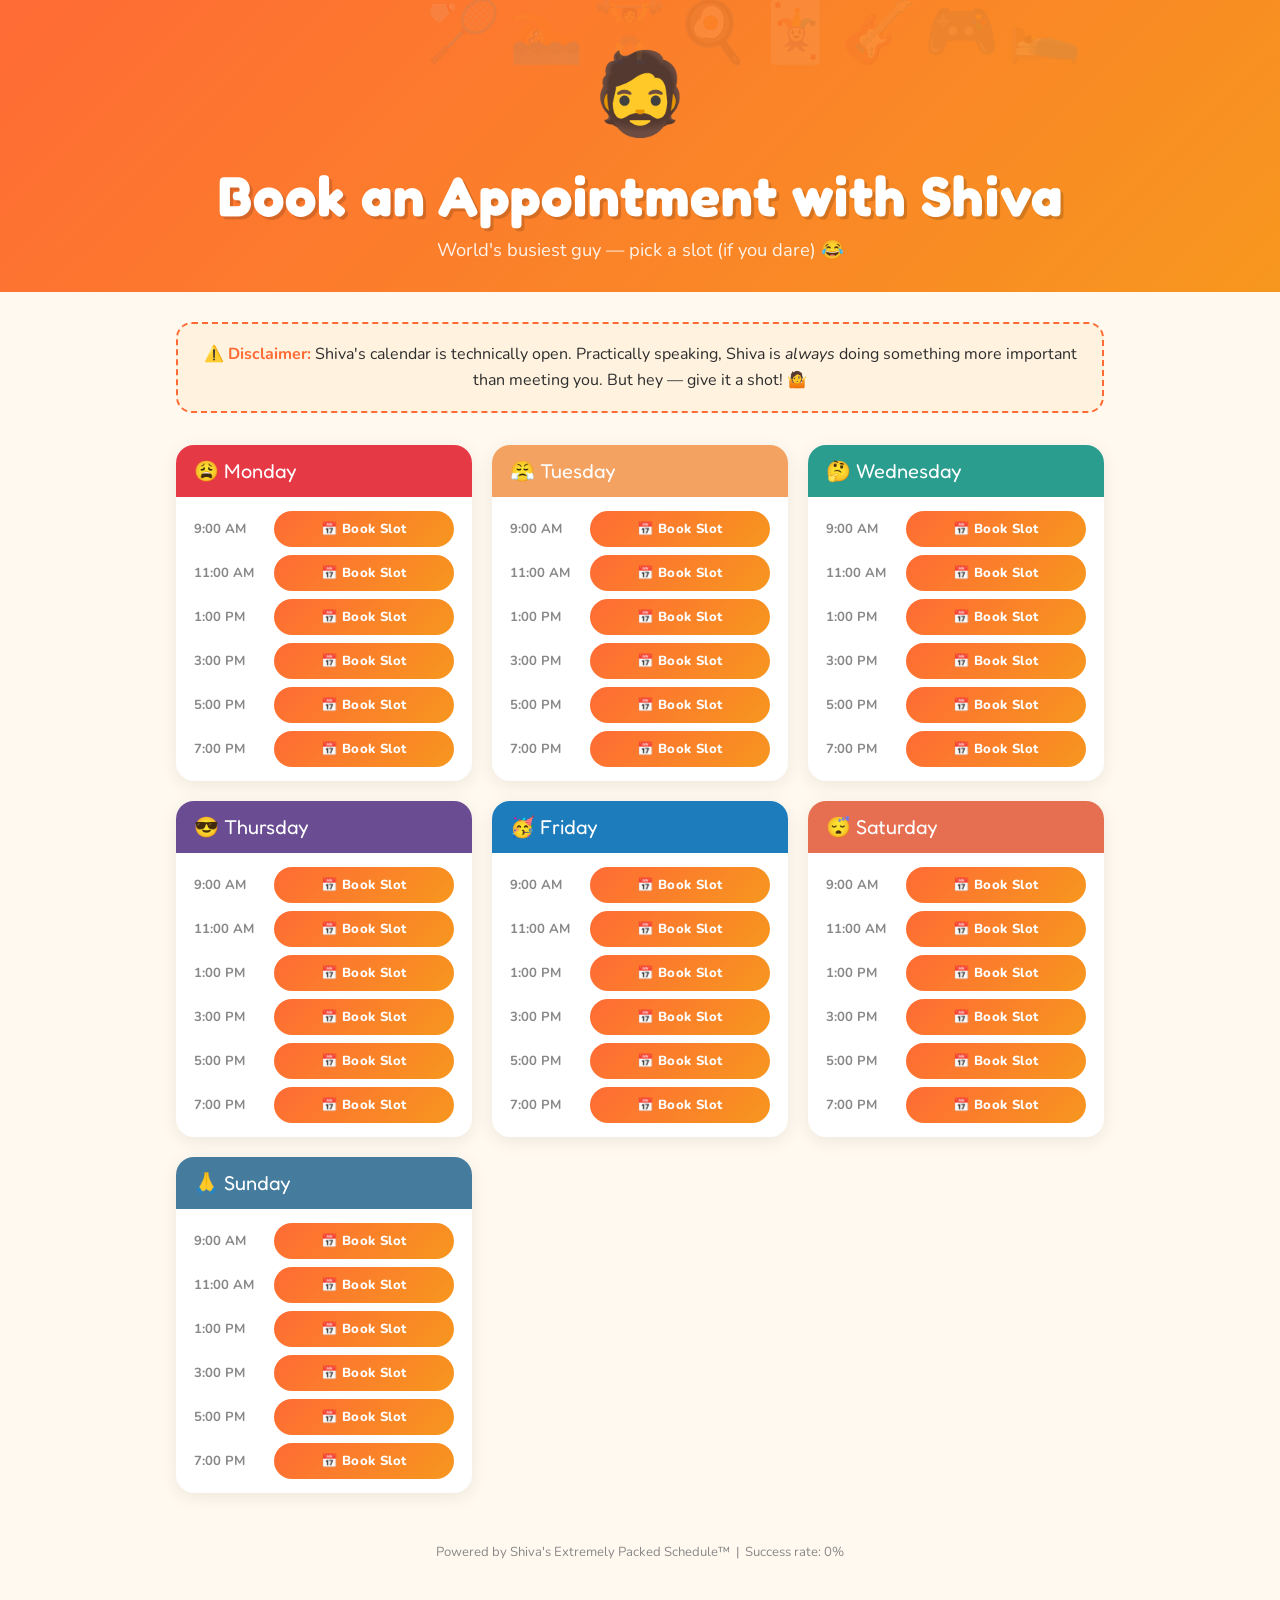
<file: index.html>
<!DOCTYPE html>
<html lang="en">
<head>
  <meta charset="UTF-8" />
  <meta name="viewport" content="width=device-width, initial-scale=1.0"/>
  <title>Book an Appointment with Shiva 📅</title>
  <style>
    @import url('https://fonts.googleapis.com/css2?family=Fredoka+One&family=Nunito:wght@400;600;700;800&display=swap');

    :root {
      --bg: #fff9f0;
      --primary: #ff6b35;
      --secondary: #f7c59f;
      --accent: #1a936f;
      --danger: #e63946;
      --card: #ffffff;
      --text: #2d2d2d;
      --muted: #888;
    }

    * { box-sizing: border-box; margin: 0; padding: 0; }

    body {
      font-family: 'Nunito', sans-serif;
      background: var(--bg);
      color: var(--text);
      min-height: 100vh;
      padding-bottom: 60px;
    }

    /* ─── HERO ─── */
    header {
      background: linear-gradient(135deg, #ff6b35 0%, #f7971e 100%);
      color: white;
      text-align: center;
      padding: 40px 20px 30px;
      position: relative;
      overflow: hidden;
    }
    header::before {
      content: "🏸🏊🏋️🍳🃏🎸🎮🛌";
      position: absolute;
      font-size: 60px;
      opacity: 0.08;
      top: -10px; left: -10px;
      letter-spacing: 8px;
      line-height: 1.4;
      white-space: pre-wrap;
      width: 120%;
      pointer-events: none;
    }
    header h1 {
      font-family: 'Fredoka One', cursive;
      font-size: clamp(2rem, 6vw, 3.5rem);
      letter-spacing: 1px;
      text-shadow: 3px 3px 0 rgba(0,0,0,0.15);
    }
    header p {
      margin-top: 8px;
      font-size: clamp(0.95rem, 2.5vw, 1.15rem);
      opacity: 0.9;
    }
    .shiva-avatar {
      font-size: 80px;
      display: block;
      margin: 0 auto 12px;
      animation: wiggle 2s infinite;
    }
    @keyframes wiggle {
      0%,100% { transform: rotate(-5deg); }
      50%      { transform: rotate(5deg); }
    }

    /* ─── MAIN ─── */
    main {
      max-width: 960px;
      margin: 0 auto;
      padding: 30px 16px;
    }

    .intro-box {
      background: #fff3e0;
      border: 2px dashed var(--primary);
      border-radius: 16px;
      padding: 18px 22px;
      margin-bottom: 32px;
      font-size: 1rem;
      line-height: 1.6;
      text-align: center;
    }
    .intro-box strong { color: var(--primary); }

    /* ─── WEEK GRID ─── */
    .week-grid {
      display: grid;
      grid-template-columns: repeat(auto-fill, minmax(260px, 1fr));
      gap: 20px;
    }

    .day-card {
      background: var(--card);
      border-radius: 18px;
      box-shadow: 0 4px 18px rgba(0,0,0,0.08);
      overflow: hidden;
      transition: transform 0.2s, box-shadow 0.2s;
    }
    .day-card:hover {
      transform: translateY(-4px);
      box-shadow: 0 8px 28px rgba(0,0,0,0.12);
    }

    .day-header {
      padding: 14px 18px;
      font-family: 'Fredoka One', cursive;
      font-size: 1.25rem;
      color: white;
      display: flex;
      align-items: center;
      gap: 8px;
    }
    .day-card:nth-child(1) .day-header { background: #e63946; }
    .day-card:nth-child(2) .day-header { background: #f4a261; }
    .day-card:nth-child(3) .day-header { background: #2a9d8f; }
    .day-card:nth-child(4) .day-header { background: #6a4c93; }
    .day-card:nth-child(5) .day-header { background: #1d7cbb; }
    .day-card:nth-child(6) .day-header { background: #e76f51; }
    .day-card:nth-child(7) .day-header { background: #457b9d; }

    .slots {
      padding: 14px 18px;
      display: flex;
      flex-direction: column;
      gap: 8px;
    }

    .slot-row {
      display: flex;
      align-items: center;
      gap: 10px;
    }

    .time-label {
      font-size: 0.82rem;
      font-weight: 700;
      color: var(--muted);
      min-width: 70px;
    }

    .book-btn {
      flex: 1;
      padding: 9px 14px;
      background: linear-gradient(135deg, #ff6b35, #f7971e);
      color: white;
      border: none;
      border-radius: 50px;
      font-family: 'Nunito', sans-serif;
      font-weight: 800;
      font-size: 0.82rem;
      cursor: pointer;
      transition: transform 0.15s, opacity 0.15s;
      letter-spacing: 0.4px;
    }
    .book-btn:hover  { opacity: 0.88; transform: scale(1.03); }
    .book-btn:active { transform: scale(0.97); }

    /* ─── MODAL ─── */
    .overlay {
      display: none;
      position: fixed;
      inset: 0;
      background: rgba(0,0,0,0.55);
      z-index: 100;
      align-items: center;
      justify-content: center;
      padding: 20px;
    }
    .overlay.show { display: flex; }

    .modal {
      background: white;
      border-radius: 24px;
      max-width: 420px;
      width: 100%;
      padding: 36px 30px 28px;
      text-align: center;
      position: relative;
      animation: popIn 0.3s cubic-bezier(0.34, 1.56, 0.64, 1);
      box-shadow: 0 20px 60px rgba(0,0,0,0.25);
    }
    @keyframes popIn {
      from { transform: scale(0.5); opacity: 0; }
      to   { transform: scale(1);   opacity: 1; }
    }

    .modal-emoji {
      font-size: 72px;
      display: block;
      margin-bottom: 12px;
      animation: bounce 0.6s 0.1s ease both;
    }
    @keyframes bounce {
      0%   { transform: translateY(-30px); opacity:0; }
      60%  { transform: translateY(6px); }
      100% { transform: translateY(0); opacity:1; }
    }

    .modal h2 {
      font-family: 'Fredoka One', cursive;
      font-size: 1.5rem;
      color: var(--danger);
      margin-bottom: 10px;
    }

    .modal .funny-msg {
      font-size: 1.1rem;
      line-height: 1.55;
      font-weight: 700;
      color: var(--text);
      margin-bottom: 8px;
    }

    .modal .sub-msg {
      font-size: 0.88rem;
      color: var(--muted);
      margin-bottom: 24px;
    }

    .close-btn {
      background: linear-gradient(135deg, #e63946, #c1121f);
      color: white;
      border: none;
      border-radius: 50px;
      padding: 12px 32px;
      font-family: 'Nunito', sans-serif;
      font-weight: 800;
      font-size: 1rem;
      cursor: pointer;
      transition: transform 0.15s;
    }
    .close-btn:hover  { transform: scale(1.05); }
    .close-btn:active { transform: scale(0.97); }

    .booking-info {
      background: #fff3e0;
      border-radius: 10px;
      padding: 10px 14px;
      font-size: 0.83rem;
      color: #666;
      margin-bottom: 18px;
    }
    .booking-info strong { color: var(--primary); }

    /* ─── FOOTER ─── */
    footer {
      text-align: center;
      padding: 20px;
      font-size: 0.82rem;
      color: var(--muted);
    }
  </style>
</head>
<body>

<header>
  <span class="shiva-avatar">🧔</span>
  <h1>Book an Appointment with Shiva</h1>
  <p>World's busiest guy — pick a slot (if you dare) 😂</p>
</header>

<main>
  <div class="intro-box">
    <strong>⚠️ Disclaimer:</strong> Shiva's calendar is technically open. Practically speaking, Shiva is
    <em>always</em> doing something more important than meeting you.
    But hey — give it a shot! 🤷
  </div>

  <div class="week-grid" id="weekGrid"></div>
</main>

<footer>
  Powered by Shiva's Extremely Packed Schedule™ &nbsp;|&nbsp; Success rate: 0%
</footer>

<!-- MODAL -->
<div class="overlay" id="overlay" onclick="closeModal(event)">
  <div class="modal" id="modal">
    <span class="modal-emoji" id="modalEmoji">😅</span>
    <h2>Booking Failed!</h2>
    <div class="booking-info" id="bookingInfo"></div>
    <p class="funny-msg" id="funnyMsg"></p>
    <p class="sub-msg" id="subMsg"></p>
    <button class="close-btn" onclick="closeModalDirect()">😭 Try Again (lol)</button>
  </div>
</div>

<script>
  const days = [
    { name: "Monday",    emoji: "😩" },
    { name: "Tuesday",   emoji: "😤" },
    { name: "Wednesday", emoji: "🤔" },
    { name: "Thursday",  emoji: "😎" },
    { name: "Friday",    emoji: "🥳" },
    { name: "Saturday",  emoji: "😴" },
    { name: "Sunday",    emoji: "🙏" },
  ];

  const timeSlots = [
    "9:00 AM", "11:00 AM", "1:00 PM", "3:00 PM", "5:00 PM", "7:00 PM"
  ];

  const excuses = [
    {
      emoji: "🏸",
      msg: "Shiva is playing badminton right now.",
      sub: "He's been playing since 6 AM. No one knows when he'll stop."
    },
    {
      emoji: "🏊",
      msg: "Sorry, Shiva is in the pool.",
      sub: "He says he's doing laps. His friends say he's just floating."
    },
    {
      emoji: "💼",
      msg: "Shiva is in the office.",
      sub: "He went in on a Saturday. Nobody asked why. Nobody dares."
    },
    {
      emoji: "👨‍🍳",
      msg: "Shiva is cooking something legendary.",
      sub: "He started at noon. The smoke alarm has gone off twice. Progress."
    },
    {
      emoji: "✈️",
      msg: "Shiva is in Reno. Without Manju.",
      sub: "What happens in Reno... we don't ask."
    },
    {
      emoji: "🛌",
      msg: "Shiva is taking his 'power nap'.",
      sub: "It started at 2 PM. It is now tomorrow."
    },
    {
      emoji: "🎮",
      msg: "Shiva is in the middle of a very important gaming session.",
      sub: "He said 'just 5 more minutes' three hours ago."
    },
    {
      emoji: "📱",
      msg: "Shiva is on a very important WhatsApp forward chain.",
      sub: "He must forward it to 10 people or something bad will happen."
    },
    {
      emoji: "🏋️",
      msg: "Shiva is at the gym.",
      sub: "Day 1 of his new fitness journey. Again."
    },
    {
      emoji: "🍿",
      msg: "Shiva is watching 'just one episode'.",
      sub: "He's on season 4. He started this morning."
    },
    {
      emoji: "🧘",
      msg: "Shiva is doing yoga and finding inner peace.",
      sub: "He will be unavailable until he solves the meaning of life."
    },
    {
      emoji: "🚗",
      msg: "Shiva is stuck in traffic.",
      sub: "The traffic is in front of his own house. It's his car. Long story."
    },
    {
      emoji: "☕",
      msg: "Shiva is making chai.",
      sub: "This is his 7th cup today. The process is sacred. Do not interrupt."
    },
    {
      emoji: "📞",
      msg: "Shiva is on a call with his mom.",
      sub: "It started as a 2-minute check-in. That was 90 minutes ago."
    },
    {
      emoji: "🪑",
      msg: "Shiva is doing absolutely nothing.",
      sub: "He worked hard for this. He's earned it. Respect."
    },
  ];

  function buildCalendar() {
    const grid = document.getElementById('weekGrid');
    days.forEach(day => {
      const card = document.createElement('div');
      card.className = 'day-card';
      card.innerHTML = `
        <div class="day-header">${day.emoji} ${day.name}</div>
        <div class="slots">
          ${timeSlots.map(t => `
            <div class="slot-row">
              <span class="time-label">${t}</span>
              <button class="book-btn" onclick="tryBook('${day.name}', '${t}')">
                📅 Book Slot
              </button>
            </div>
          `).join('')}
        </div>
      `;
      grid.appendChild(card);
    });
  }

  function tryBook(day, time) {
    const excuse = excuses[Math.floor(Math.random() * excuses.length)];
    document.getElementById('modalEmoji').textContent = excuse.emoji;
    document.getElementById('funnyMsg').textContent = excuse.msg;
    document.getElementById('subMsg').textContent = excuse.sub;
    document.getElementById('bookingInfo').innerHTML =
      `You tried to book <strong>${day}</strong> at <strong>${time}</strong>. Bold move.`;
    document.getElementById('overlay').classList.add('show');
  }

  function closeModalDirect() {
    document.getElementById('overlay').classList.remove('show');
  }

  function closeModal(e) {
    if (e.target === document.getElementById('overlay')) closeModalDirect();
  }

  document.addEventListener('keydown', e => {
    if (e.key === 'Escape') closeModalDirect();
  });

  buildCalendar();
</script>
</body>
</html>
</file>
